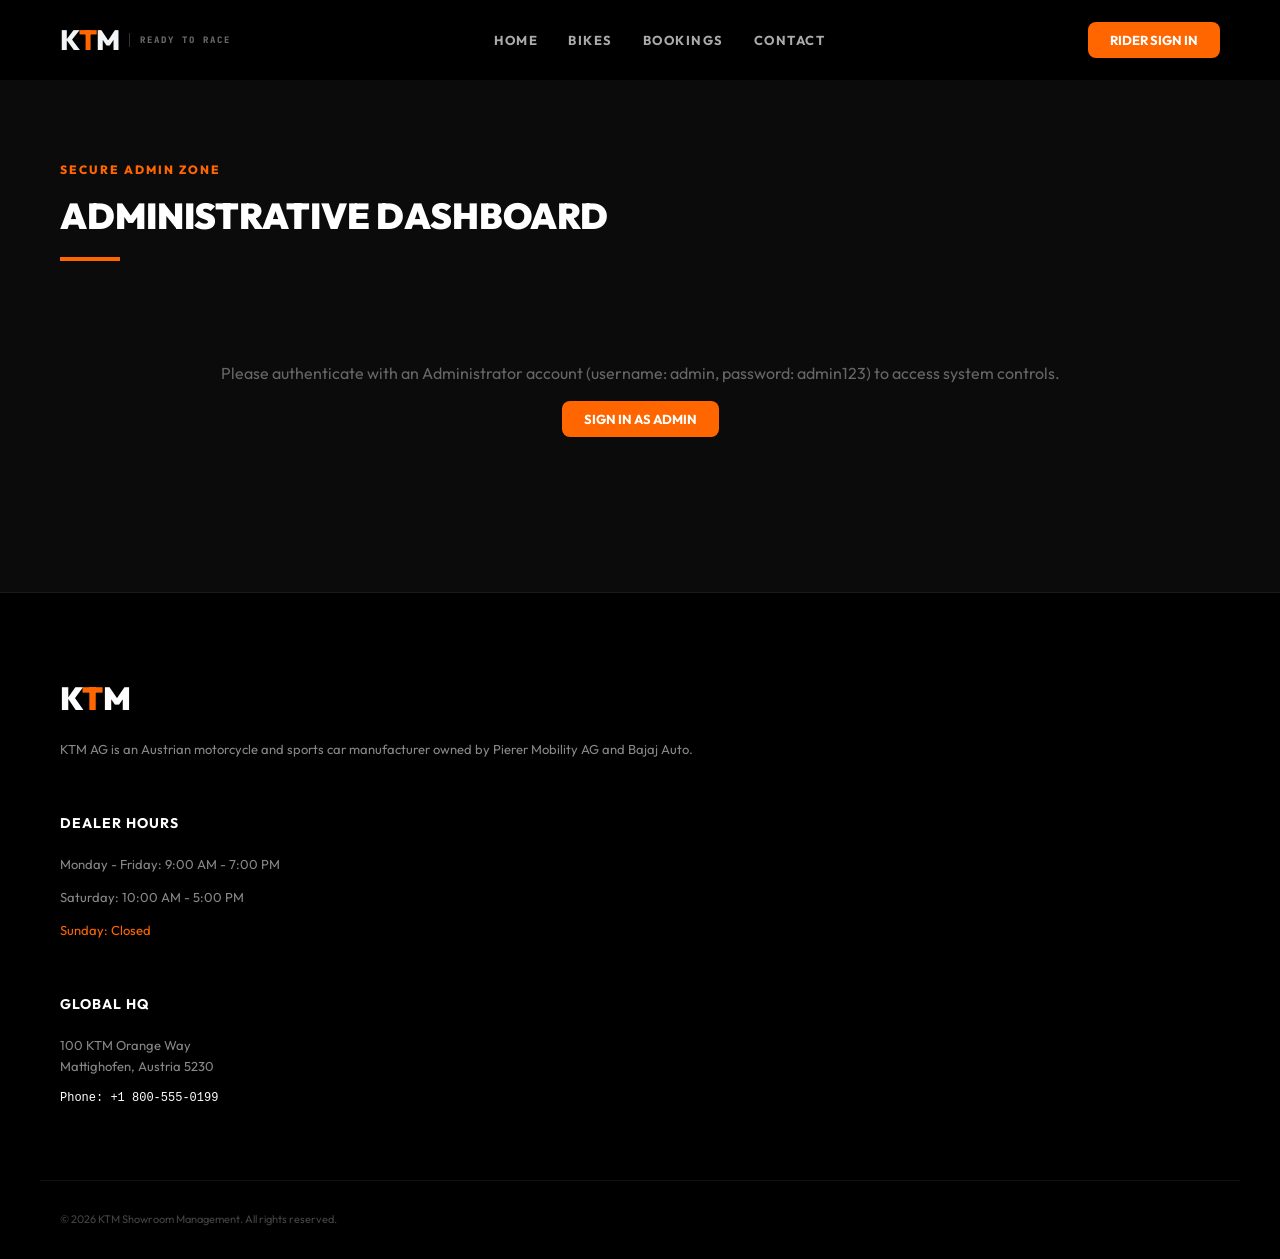
<file: export_project/frontend/admin.html>
<!DOCTYPE html>
<html lang="en">
<head>
    <meta charset="UTF-8">
    <meta name="viewport" content="width=device-width, initial-scale=1.0">
    <title>KTM Showroom - Admin Cockpit</title>
    <link rel="stylesheet" href="css/style.css">
    <script src="js/main.js"></script>
</head>
<body>

    <!-- Navigation -->
    <nav class="navbar">
        <div class="nav-container">
            <a href="index.html" class="logo">
                K<span class="text-orange">T</span>M
                <span class="logo-sub">Ready to Race</span>
            </a>
            <div class="nav-links">
                <a href="index.html" class="nav-link">Home</a>
                <a href="bikes.html" class="nav-link">Bikes</a>
                <a href="bookings.html" class="nav-link">Bookings</a>
                <a href="contact.html" class="nav-link">Contact</a>
            </div>
            <div id="nav-auth-container">
                <a href="user.html" class="nav-btn">Rider Sign In</a>
            </div>
        </div>
    </nav>

    <!-- Main Section -->
    <section class="bikes-section">
        <div class="section-header">
            <span class="section-badge" style="color: #FF6600;">SECURE ADMIN ZONE</span>
            <h2 class="section-title">ADMINISTRATIVE DASHBOARD</h2>
            <div class="title-line"></div>
        </div>

        <div id="admin-gate-fallback" style="display: block; text-align: center; padding: 60px 0;">
            <p style="color: #666; margin-bottom: 20px;">Please authenticate with an Administrator account (username: admin, password: admin123) to access system controls.</p>
            <a href="user.html" class="nav-btn">Sign In as Admin</a>
        </div>

        <div id="admin-cockpit" style="display: none;">
            <!-- Stat Cards -->
            <div style="display: grid; grid-template-columns: repeat(4, 1fr); gap: 20px; margin-bottom: 40px; text-align: left;">
                <div style="background-color: #121212; border: 1px solid #1c1c1c; padding: 25px; border-radius: 12px;">
                    <span style="font-size: 11px; font-family: monospace; color: #555;">ACTIVE SHOWROOM STOCK</span>
                    <h3 style="font-size: 32px; font-weight: 900; color:#fff; margin-top:5px;">6 MODELS</h3>
                </div>
                <div style="background-color: #121212; border: 1px solid #1c1c1c; padding: 25px; border-radius: 12px;">
                    <span style="font-size: 11px; font-family: monospace; color: #555;">RESERVATIONS PENDING</span>
                    <h3 style="font-size: 32px; font-weight: 900; color:#FF6600; margin-top:5px;">1 BOOKING</h3>
                </div>
                <div style="background-color: #121212; border: 1px solid #1c1c1c; padding: 25px; border-radius: 12px;">
                    <span style="font-size: 11px; font-family: monospace; color: #555;">REGISTERED RIDERS</span>
                    <h3 style="font-size: 32px; font-weight: 900; color:#fff; margin-top:5px;">2 USERS</h3>
                </div>
                <div style="background-color: #121212; border: 1px solid #1c1c1c; padding: 25px; border-radius: 12px;">
                    <span style="font-size: 11px; font-family: monospace; color: #555;">INQUIRIES RECEIVED</span>
                    <h3 style="font-size: 32px; font-weight: 900; color:#fff; margin-top:5px;">1 INQUIRY</h3>
                </div>
            </div>

            <!-- Management Sections -->
            <div style="display: grid; grid-template-columns: 1.2fr 1fr; gap: 40px; text-align: left;">
                
                <!-- Stock Listing & CRUD -->
                <div style="background-color: #0d0d0d; border: 1px solid #1a1a1a; padding: 30px; border-radius: 16px;">
                    <h3 style="font-size: 20px; font-weight: 800; color: white; margin-bottom: 20px; text-transform: uppercase;">Stock Inventory</h3>
                    
                    <div id="admin-inventory-list" style="display: flex; flex-direction: column; gap: 10px;">
                        <!-- Fetched from Spring Boot on load -->
                        <div style="color: #666; font-size:13px; font-family: monospace;">Fetching current showroom registry...</div>
                    </div>
                </div>

                <!-- Admin Action items -->
                <div style="display: flex; flex-direction: column; gap: 30px;">
                    
                    <!-- Add Bike Form -->
                    <div style="background-color: #0d0d0d; border: 1px solid #1a1a1a; padding: 30px; border-radius: 16px;">
                        <h3 style="font-size: 20px; font-weight: 800; color: white; margin-bottom: 20px; text-transform: uppercase;">Add KTM Model</h3>
                        
                        <form id="add-bike-form" onsubmit="handleAdminAddBike(event)">
                            <div class="form-group">
                                <label class="form-label">Model Name</label>
                                <input type="text" id="add-name" class="form-control" required placeholder="KTM 390 Adventure">
                            </div>
                            <div style="display: grid; grid-template-columns: 1fr 1fr; gap: 15px;">
                                <div class="form-group">
                                    <label class="form-label">Category</label>
                                    <select id="add-category" class="form-control">
                                        <option value="Naked">Naked</option>
                                        <option value="Supersport">Supersport</option>
                                        <option value="Adventure">Adventure</option>
                                        <option value="Motocross">Motocross</option>
                                    </select>
                                </div>
                                <div class="form-group">
                                    <label class="form-label">Price ($)</label>
                                    <input type="number" id="add-price" class="form-control" required placeholder="6500">
                                </div>
                            </div>
                            <div style="display: grid; grid-template-columns: 1fr 1fr; gap: 15px;">
                                <div class="form-group">
                                    <label class="form-label">Engine Size</label>
                                    <input type="text" id="add-engine" class="form-control" required placeholder="373 cc">
                                </div>
                                <div class="form-group">
                                    <label class="form-label">Power (HP)</label>
                                    <input type="text" id="add-power" class="form-control" required placeholder="44 HP">
                                </div>
                            </div>
                            <div class="form-group">
                                <label class="form-label">Image URL</label>
                                <input type="text" id="add-image" class="form-control" required value="https://images.unsplash.com/photo-1558981806-ec527fa84c39?auto=format&fit=crop&w=800&q=80">
                            </div>
                            <div class="form-group">
                                <label class="form-label">Description</label>
                                <textarea id="add-description" class="form-control" rows="3" required placeholder="Describe the model parameters..."></textarea>
                            </div>
                            <button type="submit" class="nav-btn" style="width: 100%; padding: 12px;">Add Model to Catalog</button>
                        </form>
                    </div>

                </div>

            </div>
        </div>

    </section>

    <!-- Footer -->
    <footer class="footer">
        <div class="footer-container">
            <div class="footer-col">
                <span style="font-size: 32px; font-weight: 900; color: white;">K<span class="text-orange">T</span>M</span>
                <p style="margin-top: 15px;">KTM AG is an Austrian motorcycle and sports car manufacturer owned by Pierer Mobility AG and Bajaj Auto.</p>
            </div>
            <div class="footer-col">
                <h4>Dealer Hours</h4>
                <ul style="list-style: none;">
                    <li>Monday - Friday: 9:00 AM - 7:00 PM</li>
                    <li>Saturday: 10:00 AM - 5:00 PM</li>
                    <li style="color: var(--ktm-orange);">Sunday: Closed</li>
                </ul>
            </div>
            <div class="footer-col">
                <h4>Global HQ</h4>
                <p>100 KTM Orange Way<br>Mattighofen, Austria 5230</p>
                <p style="font-family: monospace; color: white; font-size: 12px; margin-top: 10px;">Phone: +1 800-555-0199</p>
            </div>
        </div>
        <div class="footer-bottom">
            <p>© 2026 KTM Showroom Management. All rights reserved.</p>
        </div>
    </footer>

    <script>
        document.addEventListener("DOMContentLoaded", () => {
            const user = getSessionUser();
            const gate = document.getElementById("admin-gate-fallback");
            const cockpit = document.getElementById("admin-cockpit");

            if (user && user.role === "ADMIN") {
                gate.style.display = "none";
                cockpit.style.display = "block";
                loadAdminBikes();
            } else {
                gate.style.display = "block";
                cockpit.style.display = "none";
            }
        });

        async function loadAdminBikes() {
            const container = document.getElementById("admin-inventory-list");
            if (!container) return;

            try {
                const res = await fetch(`/api/bikes`);
                const bikes = await res.json();

                if (bikes.length > 0) {
                    container.innerHTML = bikes.map(b => `
                        <div style="background-color:#141414; border:1px solid #222; padding: 15px; border-radius: 8px; display:flex; justify-content:space-between; align-items:center;">
                            <div>
                                <h4 style="color:#fff; font-size:14px; text-transform:uppercase; font-weight:800;">${b.name}</h4>
                                <span style="font-size:11px; font-family:monospace; color:#FF6600;">${b.category} • $${Number(b.price).toLocaleString()}</span>
                            </div>
                            <button onclick="deleteBikeAdmin(${b.id})" style="background-color:#c00; color:white; font-size:11px; padding:6px 12px; border-radius:4px; font-weight:bold;">Delete</button>
                        </div>
                    `).join('');
                } else {
                    container.innerHTML = `<p style="color: #444;">No inventory entries stored.</p>`;
                }
            } catch (err) {
                container.innerHTML = `<p style="color: #444;">Failed to fetch from Spring Boot. Database offline.</p>`;
            }
        }

        async function handleAdminAddBike(e) {
            e.preventDefault();
            const payload = {
                name: document.getElementById("add-name").value,
                category: document.getElementById("add-category").value,
                price: parseFloat(document.getElementById("add-price").value),
                engineSize: document.getElementById("add-engine").value,
                power: document.getElementById("add-power").value,
                imageUrl: document.getElementById("add-image").value,
                description: document.getElementById("add-description").value,
                displacement: document.getElementById("add-engine").value,
                transmission: "6-speed",
                cooling: "Liquid cooled",
                fuelCapacity: "14 L",
                weight: "150 kg"
            };

            try {
                const res = await fetch(`/api/bikes`, {
                    method: "POST",
                    headers: { "Content-Type": "application/json" },
                    body: JSON.stringify(payload)
                });

                if (res.ok) {
                    alert("KTM Model added successfully!");
                    document.getElementById("add-bike-form").reset();
                    loadAdminBikes();
                } else {
                    alert("Failed to save to Spring Boot.");
                }
            } catch (err) {
                alert("Database offline.");
            }
        }

        async function deleteBikeAdmin(id) {
            if (!confirm("Confirm deleting model from catalog?")) return;

            try {
                const res = await fetch(`/api/bikes/${id}`, {
                    method: "DELETE"
                });

                if (res.ok) {
                    alert("Model deleted.");
                    loadAdminBikes();
                } else {
                    alert("Failed.");
                }
            } catch (err) {
                alert("Backend offline.");
            }
        }
    </script>
</body>
</html>
</file>
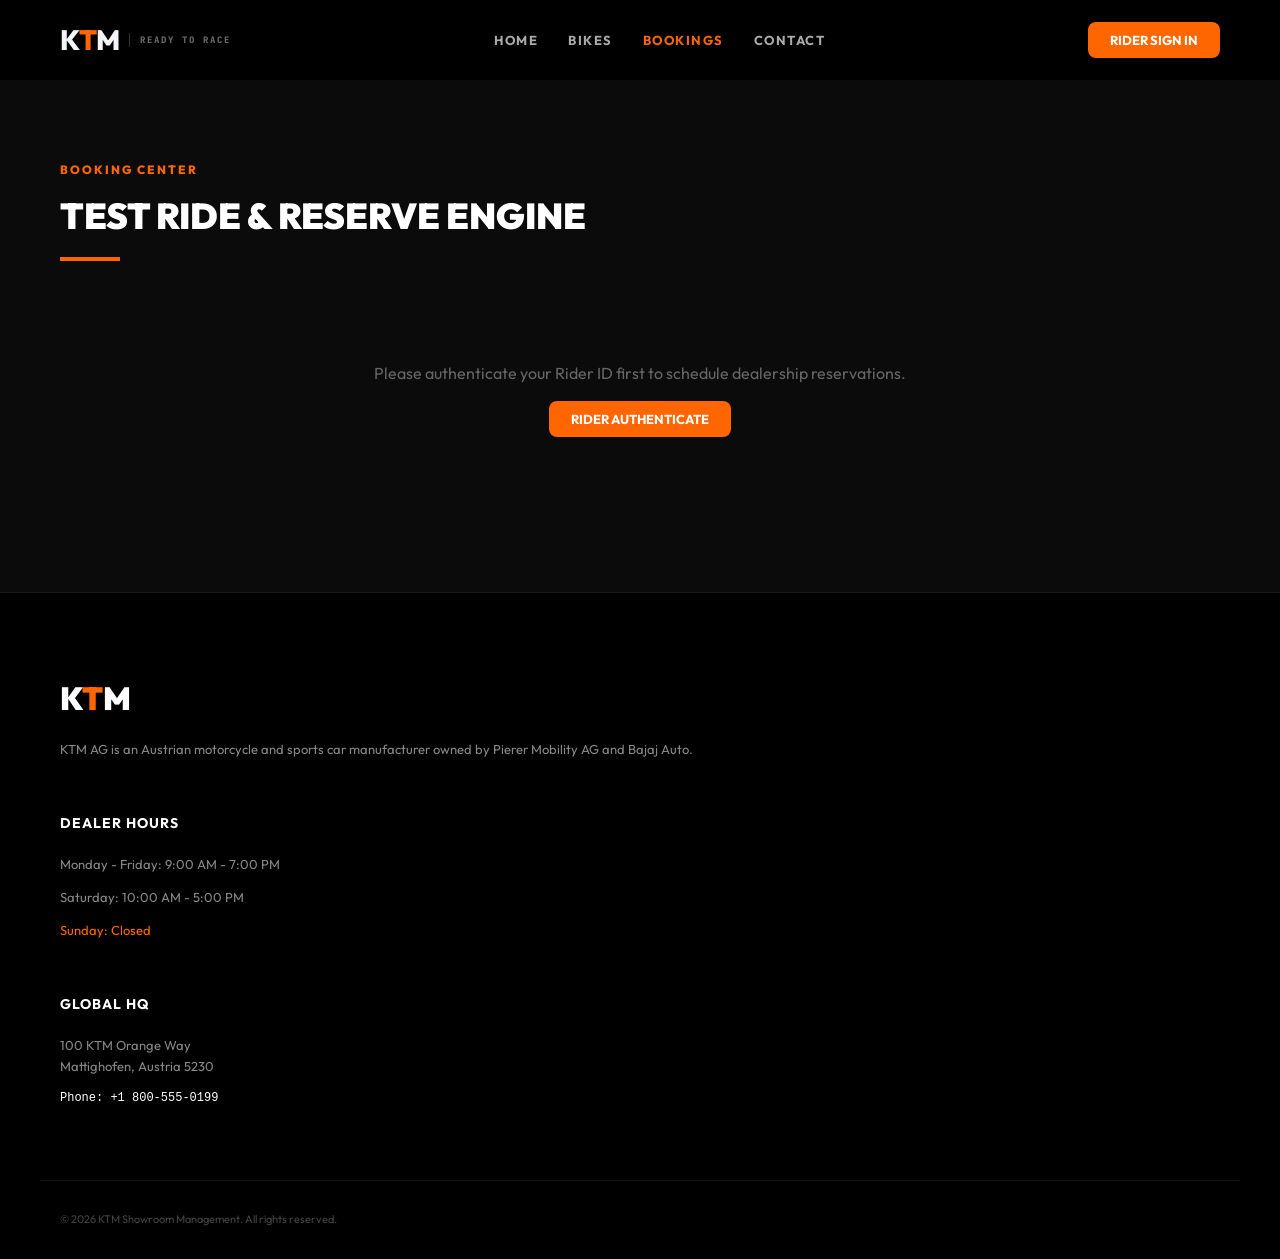
<file: export_project/frontend/bookings.html>
<!DOCTYPE html>
<html lang="en">
<head>
    <meta charset="UTF-8">
    <meta name="viewport" content="width=device-width, initial-scale=1.0">
    <title>KTM Showroom - Bookings</title>
    <link rel="stylesheet" href="css/style.css">
    <script src="js/main.js"></script>
</head>
<body>

    <!-- Navigation -->
    <nav class="navbar">
        <div class="nav-container">
            <a href="index.html" class="logo">
                K<span class="text-orange">T</span>M
                <span class="logo-sub">Ready to Race</span>
            </a>
            <div class="nav-links">
                <a href="index.html" class="nav-link">Home</a>
                <a href="bikes.html" class="nav-link">Bikes</a>
                <a href="bookings.html" class="nav-link active">Bookings</a>
                <a href="contact.html" class="nav-link">Contact</a>
            </div>
            <div id="nav-auth-container">
                <a href="user.html" class="nav-btn">Rider Sign In</a>
            </div>
        </div>
    </nav>

    <!-- Main Section -->
    <section class="bikes-section">
        <div class="section-header">
            <span class="section-badge">Booking Center</span>
            <h2 class="section-title">TEST RIDE & RESERVE ENGINE</h2>
            <div class="title-line"></div>
        </div>

        <!-- Auth Gate fallback -->
        <div id="bookings-auth-box" style="display: block; text-align: center; padding: 60px 0;">
            <p style="color: #666; margin-bottom: 20px;">Please authenticate your Rider ID first to schedule dealership reservations.</p>
            <a href="user.html" class="nav-btn">Rider Authenticate</a>
        </div>

        <!-- Dynamic Scheduling Form & Reservations Lists -->
        <div id="bookings-scheduler-box" style="display: none; display: grid; grid-template-columns: 1fr 1.2fr; gap: 40px; text-align: left;">
            
            <!-- Booking Form -->
            <div style="background-color: #0d0d0d; border: 1px solid #1a1a1a; padding: 40px; border-radius: 16px;">
                <h3 style="font-size: 22px; font-weight: 800; color: white; margin-bottom: 25px; text-transform: uppercase;">Schedule Dealership Slot</h3>
                <form id="rider-booking-form" onsubmit="handleBookingSubmit(event)">
                    
                    <div class="form-group">
                        <label class="form-label">Rider Full Name</label>
                        <input type="text" id="book-rider-name" class="form-control" readonly style="color: #555; background:#080808; cursor:not-allowed;">
                    </div>
                    
                    <div class="form-group">
                        <label class="form-label">Registered Email</label>
                        <input type="email" id="book-rider-email" class="form-control" readonly style="color: #555; background:#080808; cursor:not-allowed;">
                    </div>

                    <div style="display: grid; grid-template-columns: 1fr 1fr; gap: 20px;">
                        <div class="form-group">
                            <label class="form-label">KTM Model</label>
                            <select id="book-bike-id" class="form-control">
                                <!-- Populated dynamically from stock -->
                            </select>
                            <!-- Hidden helper to track selected name easily -->
                            <select id="book-bike-name" style="display:none;"></select>
                        </div>
                        <div class="form-group">
                            <label class="form-label">Modality Type</label>
                            <select id="book-type-select" class="form-control">
                                <option value="Test Ride">Complimentary Test Ride</option>
                                <option value="Purchase">Purchase Reservation</option>
                            </select>
                        </div>
                    </div>

                    <div class="form-group">
                        <label class="form-label">Date</label>
                        <input type="date" id="book-date-input" class="form-control" required>
                    </div>

                    <div class="form-group">
                        <label class="form-label">Notes (Optional)</label>
                        <textarea id="book-notes-input" class="form-control" rows="3" placeholder="Tell us about your riding experience or request specifications..."></textarea>
                    </div>

                    <button type="submit" class="nav-btn" style="width: 100%; padding: 15px;">Book Showroom Slot</button>
                </form>
            </div>

            <!-- Active Reservations list -->
            <div>
                <h3 style="font-size: 22px; font-weight: 800; color: white; margin-bottom: 25px; text-transform: uppercase;">My Active Rides</h3>
                <div id="active-reservations-container" style="display: flex; flex-direction: column; gap: 15px;">
                    <!-- Dynamically populated via loadRiderReservations() -->
                </div>
            </div>

        </div>
    </section>

    <!-- Footer -->
    <footer class="footer">
        <div class="footer-container">
            <div class="footer-col">
                <span style="font-size: 32px; font-weight: 900; color: white;">K<span class="text-orange">T</span>M</span>
                <p style="margin-top: 15px;">KTM AG is an Austrian motorcycle and sports car manufacturer owned by Pierer Mobility AG and Bajaj Auto.</p>
            </div>
            <div class="footer-col">
                <h4>Dealer Hours</h4>
                <ul style="list-style: none;">
                    <li>Monday - Friday: 9:00 AM - 7:00 PM</li>
                    <li>Saturday: 10:00 AM - 5:00 PM</li>
                    <li style="color: var(--ktm-orange);">Sunday: Closed</li>
                </ul>
            </div>
            <div class="footer-col">
                <h4>Global HQ</h4>
                <p>100 KTM Orange Way<br>Mattighofen, Austria 5230</p>
                <p style="font-family: monospace; color: white; font-size: 12px; margin-top: 10px;">Phone: +1 800-555-0199</p>
            </div>
        </div>
        <div class="footer-bottom">
            <p>© 2026 KTM Showroom Management. All rights reserved.</p>
        </div>
    </footer>

    <script>
        document.addEventListener("DOMContentLoaded", () => {
            initBookingsPage();
        });
    </script>
</body>
</html>
</file>
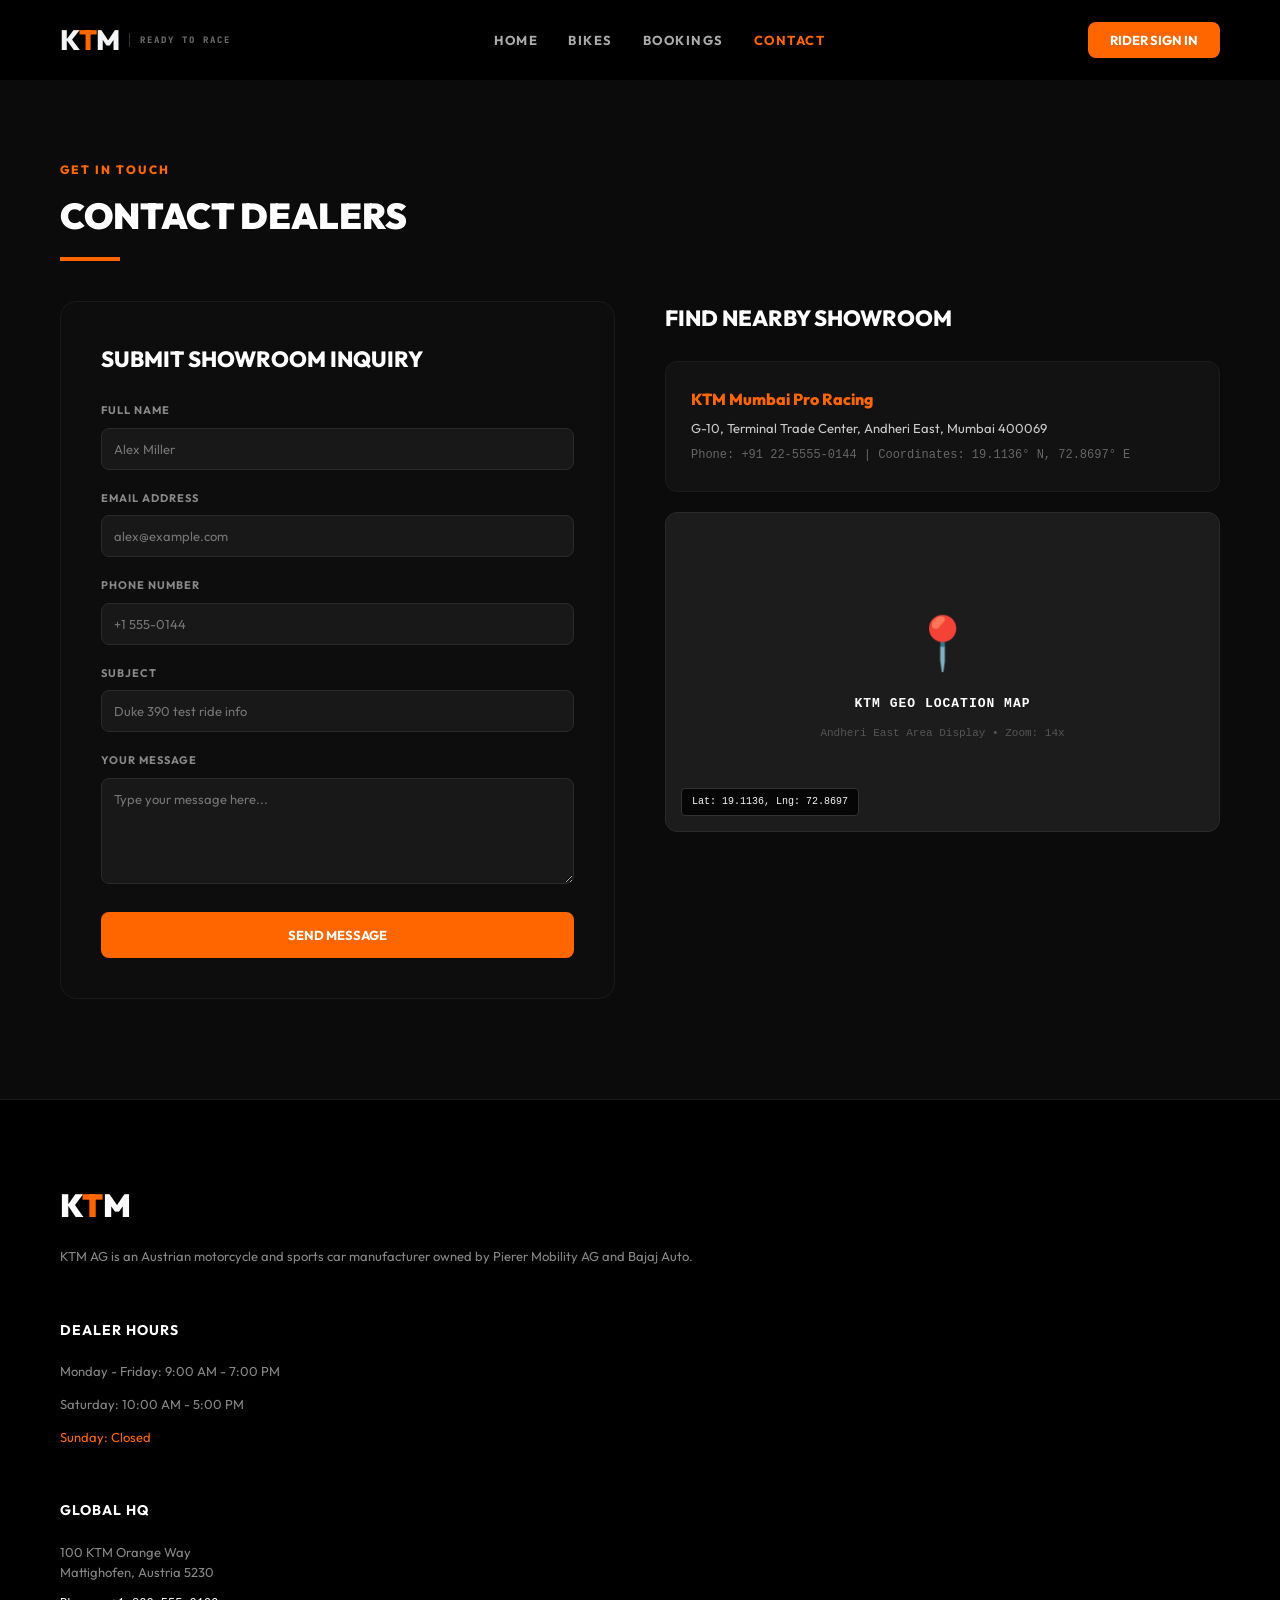
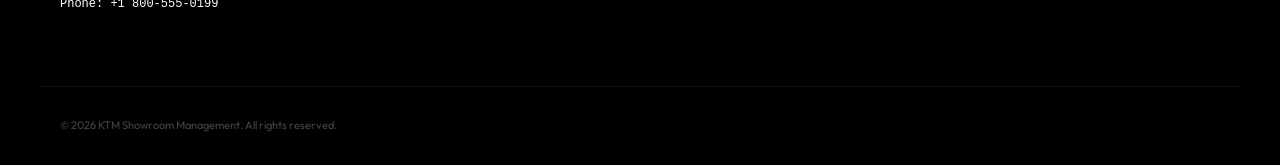
<file: export_project/frontend/contact.html>
<!DOCTYPE html>
<html lang="en">
<head>
    <meta charset="UTF-8">
    <meta name="viewport" content="width=device-width, initial-scale=1.0">
    <title>KTM Showroom - Contact Dealer</title>
    <link rel="stylesheet" href="css/style.css">
    <script src="js/main.js"></script>
</head>
<body>

    <!-- Navigation -->
    <nav class="navbar">
        <div class="nav-container">
            <a href="index.html" class="logo">
                K<span class="text-orange">T</span>M
                <span class="logo-sub">Ready to Race</span>
            </a>
            <div class="nav-links">
                <a href="index.html" class="nav-link">Home</a>
                <a href="bikes.html" class="nav-link">Bikes</a>
                <a href="bookings.html" class="nav-link">Bookings</a>
                <a href="contact.html" class="nav-link active">Contact</a>
            </div>
            <div id="nav-auth-container">
                <a href="user.html" class="nav-btn">Rider Sign In</a>
            </div>
        </div>
    </nav>

    <!-- Main Section -->
    <section class="bikes-section">
        <div class="section-header">
            <span class="section-badge">Get in Touch</span>
            <h2 class="section-title">CONTACT DEALERS</h2>
            <div class="title-line"></div>
        </div>

        <div style="display: grid; grid-template-columns: 1fr 1fr; gap: 50px; text-align: left;">
            
            <!-- Contact Form -->
            <div style="background-color: #0d0d0d; border: 1px solid #1a1a1a; padding: 40px; border-radius: 16px;">
                <h3 style="font-size: 22px; font-weight: 800; color: white; margin-bottom: 25px; text-transform: uppercase;">Submit Showroom Inquiry</h3>
                <form id="contact-feedback-form" onsubmit="handleContactSubmit(event)">
                    <div class="form-group">
                        <label class="form-label">Full Name</label>
                        <input type="text" id="con-name" class="form-control" required placeholder="Alex Miller">
                    </div>
                    <div class="form-group">
                        <label class="form-label">Email Address</label>
                        <input type="email" id="con-email" class="form-control" required placeholder="alex@example.com">
                    </div>
                    <div class="form-group">
                        <label class="form-label">Phone Number</label>
                        <input type="text" id="con-phone" class="form-control" placeholder="+1 555-0144">
                    </div>
                    <div class="form-group">
                        <label class="form-label">Subject</label>
                        <input type="text" id="con-subject" class="form-control" required placeholder="Duke 390 test ride info">
                    </div>
                    <div class="form-group">
                        <label class="form-label">Your Message</label>
                        <textarea id="con-msg" class="form-control" rows="5" required placeholder="Type your message here..."></textarea>
                    </div>
                    <button type="submit" class="nav-btn" style="width: 100%; padding: 15px;">Send Message</button>
                </form>
            </div>

            <!-- Dealers List and Map Mock -->
            <div>
                <h3 style="font-size: 22px; font-weight: 800; color: white; margin-bottom: 25px; text-transform: uppercase;">Find Nearby Showroom</h3>
                
                <div style="background-color: #121212; border: 1px solid #1c1c1c; padding: 25px; border-radius: 12px; margin-bottom: 20px;">
                    <h4 style="color:#FF6600; font-size:16px; font-weight:800; margin-bottom:5px;">KTM Mumbai Pro Racing</h4>
                    <p style="font-size:13px; color:#ccc;">G-10, Terminal Trade Center, Andheri East, Mumbai 400069</p>
                    <p style="font-size:12px; color:#666; margin-top:8px; font-family:monospace;">Phone: +91 22-5555-0144 | Coordinates: 19.1136° N, 72.8697° E</p>
                </div>

                <!-- Google Map High Contrast Mock -->
                <div style="background-color: #1c1c1c; height: 320px; border-radius: 12px; overflow: hidden; position: relative; border: 1px solid #2a2a2a; display: flex; align-items: center; justify-content: center; flex-direction: column;">
                    <div style="font-size: 52px; margin-bottom: 10px;">📍</div>
                    <h4 style="font-family: monospace; font-weight: 800; color: #fff; text-transform: uppercase; letter-spacing: 1px;">KTM GEO LOCATION MAP</h4>
                    <p style="font-size:11px; color:#555; font-family: monospace; margin-top: 10px;">Andheri East Area Display • Zoom: 14x</p>
                    <div style="position: absolute; bottom: 15px; left: 15px; background: rgba(0,0,0,0.8); border: 1px solid #333; padding: 5px 10px; border-radius: 4px; font-size: 10px; font-family: monospace;">
                        Lat: 19.1136, Lng: 72.8697
                    </div>
                </div>
            </div>

        </div>
    </section>

    <!-- Footer -->
    <footer class="footer">
        <div class="footer-container">
            <div class="footer-col">
                <span style="font-size: 32px; font-weight: 900; color: white;">K<span class="text-orange">T</span>M</span>
                <p style="margin-top: 15px;">KTM AG is an Austrian motorcycle and sports car manufacturer owned by Pierer Mobility AG and Bajaj Auto.</p>
            </div>
            <div class="footer-col">
                <h4>Dealer Hours</h4>
                <ul style="list-style: none;">
                    <li>Monday - Friday: 9:00 AM - 7:00 PM</li>
                    <li>Saturday: 10:00 AM - 5:00 PM</li>
                    <li style="color: var(--ktm-orange);">Sunday: Closed</li>
                </ul>
            </div>
            <div class="footer-col">
                <h4>Global HQ</h4>
                <p>100 KTM Orange Way<br>Mattighofen, Austria 5230</p>
                <p style="font-family: monospace; color: white; font-size: 12px; margin-top: 10px;">Phone: +1 800-555-0199</p>
            </div>
        </div>
        <div class="footer-bottom">
            <p>© 2026 KTM Showroom Management. All rights reserved.</p>
        </div>
    </footer>
</body>
</html>
</file>
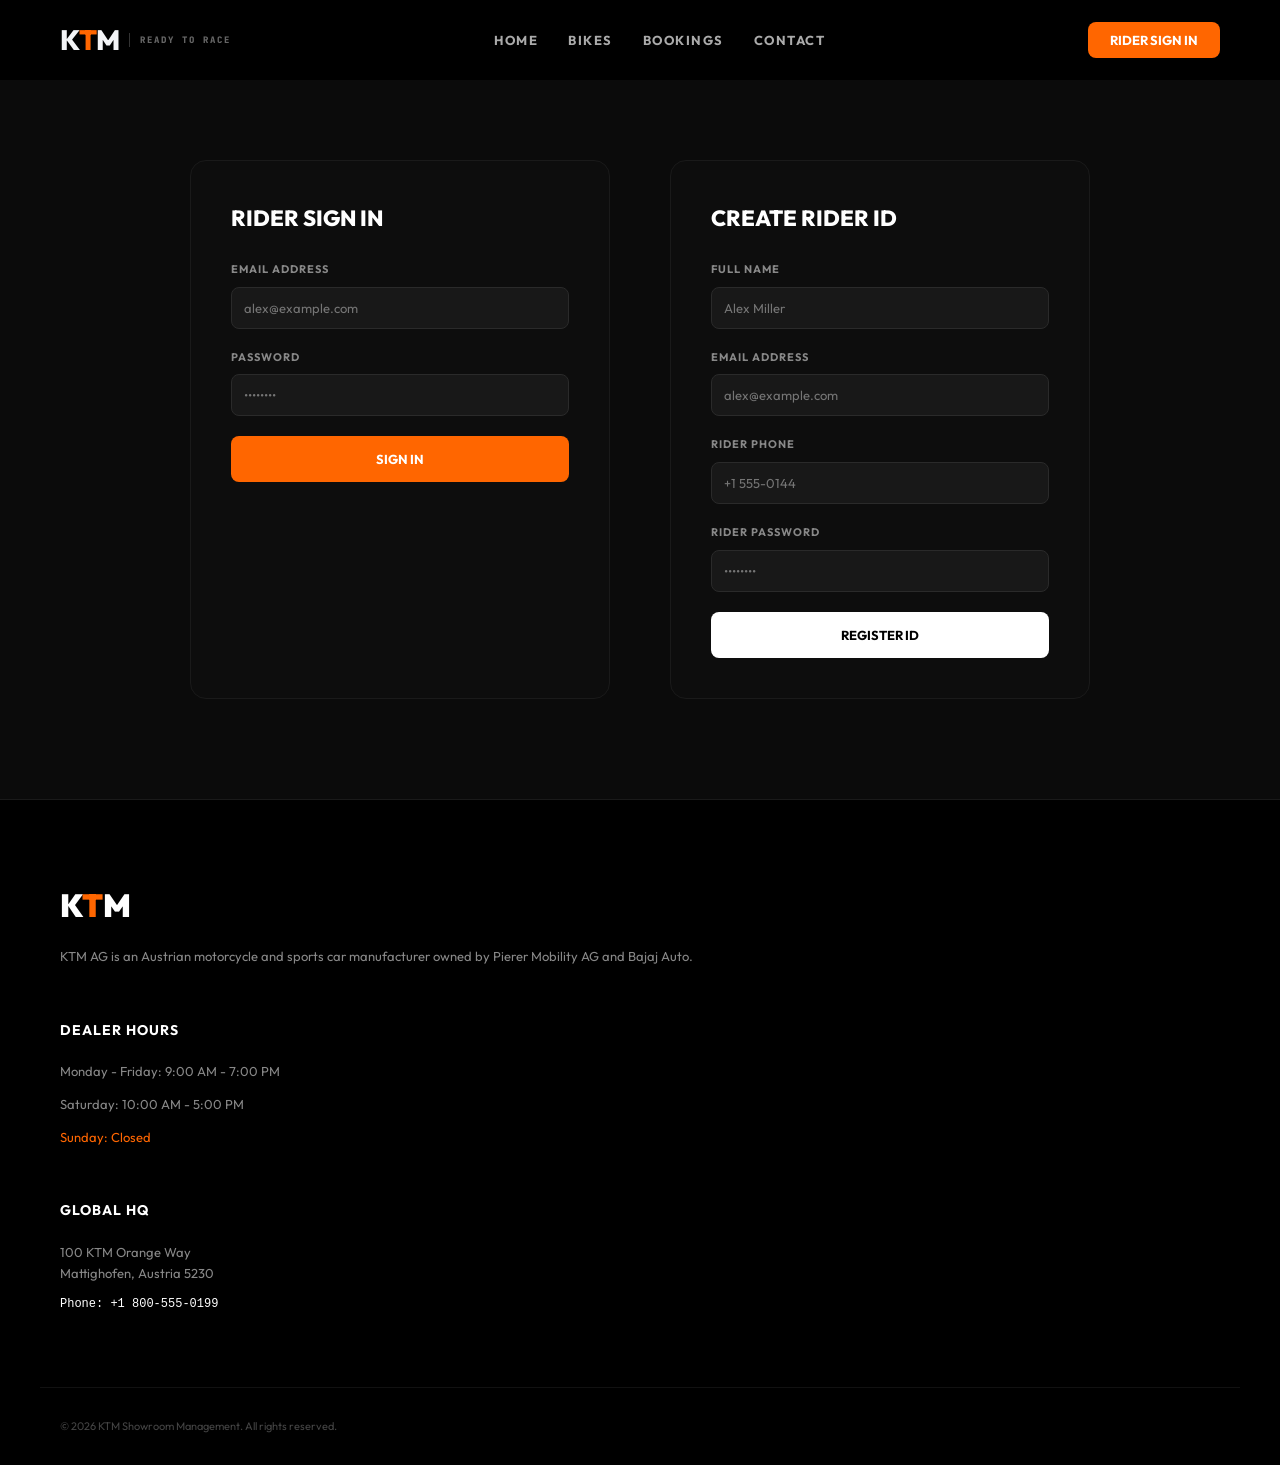
<file: export_project/frontend/user.html>
<!DOCTYPE html>
<html lang="en">
<head>
    <meta charset="UTF-8">
    <meta name="viewport" content="width=device-width, initial-scale=1.0">
    <title>KTM Showroom - Rider Profile</title>
    <link rel="stylesheet" href="css/style.css">
    <script src="js/main.js"></script>
</head>
<body>

    <!-- Navigation -->
    <nav class="navbar">
        <div class="nav-container">
            <a href="index.html" class="logo">
                K<span class="text-orange">T</span>M
                <span class="logo-sub">Ready to Race</span>
            </a>
            <div class="nav-links">
                <a href="index.html" class="nav-link">Home</a>
                <a href="bikes.html" class="nav-link">Bikes</a>
                <a href="bookings.html" class="nav-link">Bookings</a>
                <a href="contact.html" class="nav-link">Contact</a>
            </div>
            <div id="nav-auth-container">
                <a href="user.html" class="nav-btn">Rider Sign In</a>
            </div>
        </div>
    </nav>

    <!-- Main Section -->
    <section class="bikes-section">
        
        <!-- Auth Gate: Not Logged In Screen -->
        <div id="auth-forms-container" style="display: none; max-width: 900px; margin: 0 auto; display: grid; grid-template-columns: 1fr 1fr; gap: 60px;">
            
            <!-- Login -->
            <div style="background-color: #0d0d0d; border: 1px solid #1a1a1a; padding: 40px; border-radius: 16px;">
                <h3 style="font-size: 22px; font-weight: 800; color: white; margin-bottom: 25px; text-transform: uppercase;">RIDER SIGN IN</h3>
                <form onsubmit="handleUserAuth(event, true)">
                    <div class="form-group">
                        <label class="form-label">Email Address</label>
                        <input type="email" id="login-email" class="form-control" required placeholder="alex@example.com">
                    </div>
                    <div class="form-group">
                        <label class="form-label">Password</label>
                        <input type="password" id="login-pass" class="form-control" required placeholder="••••••••">
                    </div>
                    <button type="submit" class="nav-btn" style="width: 100%; padding: 15px;">SIGN IN</button>
                </form>
            </div>

            <!-- Register -->
            <div style="background-color: #0d0d0d; border: 1px solid #1a1a1a; padding: 40px; border-radius: 16px;">
                <h3 style="font-size: 22px; font-weight: 800; color: white; margin-bottom: 25px; text-transform: uppercase;">CREATE RIDER ID</h3>
                <form onsubmit="handleUserAuth(event, false)">
                    <div class="form-group">
                        <label class="form-label">Full Name</label>
                        <input type="text" id="reg-name" class="form-control" required placeholder="Alex Miller">
                    </div>
                    <div class="form-group">
                        <label class="form-label">Email Address</label>
                        <input type="email" id="reg-email" class="form-control" required placeholder="alex@example.com">
                    </div>
                    <div class="form-group">
                        <label class="form-label">Rider Phone</label>
                        <input type="text" id="reg-phone" class="form-control" required placeholder="+1 555-0144">
                    </div>
                    <div class="form-group">
                        <label class="form-label">Rider Password</label>
                        <input type="password" id="reg-pass" class="form-control" required placeholder="••••••••">
                    </div>
                    <button type="submit" class="nav-btn" style="width: 100%; padding: 15px; background-color: #fff; color: #000;">REGISTER ID</button>
                </form>
            </div>

        </div>

        <!-- Rider Profile: Logged In Screen -->
        <div id="profile-details-container" style="display: none; max-width: 800px; margin: 0 auto; text-align: left;">
            <div style="background-color: #0d0d0d; border: 1px solid #1c1c1c; padding: 40px; border-radius: 20px;">
                <div style="display: flex; justify-content: space-between; align-items: flex-start; margin-bottom: 30px;">
                    <div>
                        <span style="color: #FF6600; font-family: monospace; font-size: 11px; font-weight: 700; letter-spacing: 1px;">KTM LICENSED RIDER</span>
                        <h2 style="font-size: 32px; font-weight: 900; text-transform: uppercase; color: white;" id="prof-rider-name">MARCUS RIDER</h2>
                    </div>
                    <button onclick="handleLogout()" class="nav-btn" style="background-color: #222;">Sign Out</button>
                </div>

                <div style="display: grid; grid-template-columns: 1fr 1fr; gap: 30px; margin-top: 35px; border-top: 1px solid #1a1a1a; padding-top: 30px;">
                    <div>
                        <h4 style="color:#666; font-size: 11px; text-transform: uppercase; font-family: monospace;">Email Address</h4>
                        <p style="color: white; font-size: 15px; font-weight: 600;" id="prof-rider-email"></p>
                    </div>
                    <div>
                        <h4 style="color:#666; font-size: 11px; text-transform: uppercase; font-family: monospace;">Rider Phone</h4>
                        <p style="color: white; font-size: 15px; font-weight: 600;" id="prof-rider-phone"></p>
                    </div>
                </div>

                <div style="margin-top: 40px; display: flex; gap: 15px;">
                    <a href="bookings.html" class="nav-btn" style="flex: 1; text-align: center;">Go to bookings</a>
                    <a href="bikes.html" class="nav-btn" style="flex: 1; text-align: center; background-color: #222; border: 1px solid #333;">Go to Showroom</a>
                </div>
            </div>
        </div>

    </section>

    <!-- Footer -->
    <footer class="footer">
        <div class="footer-container">
            <div class="footer-col">
                <span style="font-size: 32px; font-weight: 900; color: white;">K<span class="text-orange">T</span>M</span>
                <p style="margin-top: 15px;">KTM AG is an Austrian motorcycle and sports car manufacturer owned by Pierer Mobility AG and Bajaj Auto.</p>
            </div>
            <div class="footer-col">
                <h4>Dealer Hours</h4>
                <ul style="list-style: none;">
                    <li>Monday - Friday: 9:00 AM - 7:00 PM</li>
                    <li>Saturday: 10:00 AM - 5:00 PM</li>
                    <li style="color: var(--ktm-orange);">Sunday: Closed</li>
                </ul>
            </div>
            <div class="footer-col">
                <h4>Global HQ</h4>
                <p>100 KTM Orange Way<br>Mattighofen, Austria 5230</p>
                <p style="font-family: monospace; color: white; font-size: 12px; margin-top: 10px;">Phone: +1 800-555-0199</p>
            </div>
        </div>
        <div class="footer-bottom">
            <p>© 2026 KTM Showroom Management. All rights reserved.</p>
        </div>
    </footer>

    <script>
        document.addEventListener("DOMContentLoaded", () => {
            const user = getSessionUser();
            const formBox = document.getElementById("auth-forms-container");
            const profBox = document.getElementById("profile-details-container");

            if (user) {
                formBox.style.display = "none";
                profBox.style.display = "block";
                document.getElementById("prof-rider-name").innerText = user.name;
                document.getElementById("prof-rider-email").innerText = user.email;
                document.getElementById("prof-rider-phone").innerText = user.phone || "N/A";
            } else {
                formBox.style.display = "grid";
                profBox.style.display = "none";
            }
        });
    </script>
</body>
</html>
</file>
<file: export_project/frontend/css/style.css>
/* KTM Showroom Export CSS styles */
@import url('https://fonts.googleapis.com/css2?family=Outfit:wght@300;400;500;600;700;800&family=JetBrains+Mono:wght@400;500;700&display=swap');

:root {
    --ktm-orange: #FF6600;
    --ktm-black: #111111;
    --ktm-dark-grey: #1E1E1E;
    --ktm-light-grey: #F3F4F6;
    --font-sans: 'Outfit', sans-serif;
    --font-mono: 'JetBrains Mono', monospace;
}

* {
    box-sizing: border-box;
    margin: 0;
    padding: 0;
}

body {
    background-color: #0b0b0b;
    color: var(--ktm-light-grey);
    font-family: var(--font-sans);
    line-height: 1.6;
    overflow-x: hidden;
}

/* Common UI Elements */
a {
    color: inherit;
    text-decoration: none;
}

button {
    font-family: inherit;
    cursor: pointer;
    border: none;
    outline: none;
}

.text-orange {
    color: var(--ktm-orange);
}

.bg-orange {
    background-color: var(--ktm-orange);
}

/* Navigation */
.navbar {
    background-color: rgba(0, 0, 0, 0.95);
    border-b: 1px solid #1c1c1c;
    position: sticky;
    top: 0;
    z-index: 100;
    height: 80px;
    display: flex;
    align-items: center;
}

.nav-container {
    max-width: 1200px;
    width: 100%;
    margin: 0 auto;
    padding: 0 20px;
    display: flex;
    justify-content: space-between;
    align-items: center;
}

.logo {
    display: flex;
    align-items: center;
    font-weight: 800;
    font-size: 28px;
    letter-spacing: -1px;
}

.logo-sub {
    font-size: 9px;
    letter-spacing: 2px;
    text-transform: uppercase;
    font-family: var(--font-mono);
    color: #666;
    padding-left: 10px;
    margin-left: 10px;
    border-left: 1px solid #333;
}

.nav-links {
    display: flex;
    gap: 30px;
}

.nav-link {
    font-size: 13px;
    font-weight: 700;
    letter-spacing: 1.5px;
    text-transform: uppercase;
    color: #aaa;
    transition: color 0.3s;
}

.nav-link:hover, .nav-link.active {
    color: var(--ktm-orange);
}

.nav-btn {
    padding: 10px 22px;
    background-color: var(--ktm-orange);
    color: white;
    border-radius: 8px;
    font-weight: 700;
    text-transform: uppercase;
    font-size: 13px;
    transition: background-color 0.3s;
}

.nav-btn:hover {
    background-color: #e05a00;
}

/* Footer Styles */
.footer {
    background-color: #000;
    border-top: 1px solid #1a1a1a;
    padding: 80px 0 30px;
    margin-top: 100px;
}

.footer-container {
    max-width: 1200px;
    margin: 0 auto;
    padding: 0 20px;
    display: grid;
    grid-template-cols: repeat(auto-fit, minmax(250px, 1fr));
    gap: 40px;
    text-align: left;
}

.footer-col h4 {
    font-size: 14px;
    text-transform: uppercase;
    margin-bottom: 20px;
    letter-spacing: 1px;
    color: white;
}

.footer-col p, .footer-col li {
    font-size: 13px;
    color: #888;
    margin-bottom: 12px;
}

.footer-col font-mono {
    font-family: var(--font-mono);
}

.footer-bottom {
    max-width: 1200px;
    margin: 60px auto 0;
    padding: 30px 20px 0;
    border-top: 1px solid #111;
    display: flex;
    justify-content: space-between;
    align-items: center;
    font-size: 11px;
    color: #444;
}

/* Hero Slider */
.hero-slider {
    position: relative;
    height: 70vh;
    background-color: #000;
    overflow: hidden;
}

.slide {
    position: absolute;
    inset: 0;
    background-size: cover;
    background-position: center;
    opacity: 0;
    transition: opacity 1s ease-in-out;
    display: flex;
    align-items: center;
}

.slide.active {
    opacity: 1;
}

.slide-overlay {
    position: absolute;
    inset: 0;
    background: linear-gradient(to right, rgba(0,0,0,0.9), rgba(0,0,0,0.4), transparent);
}

.slide-content {
    max-width: 1200px;
    width: 100%;
    margin: 0 auto;
    padding: 0 20px;
    position: relative;
    z-index: 10;
    text-align: left;
}

.slide-badge {
    background-color: var(--ktm-orange);
    color: white;
    padding: 4px 10px;
    font-size: 10px;
    text-transform: uppercase;
    font-weight: 800;
    letter-spacing: 2px;
    display: inline-block;
    margin-bottom: 20px;
}

.slide-title {
    font-size: 52px;
    font-weight: 900;
    color: white;
    line-height: 1.1;
    margin-bottom: 10px;
    text-transform: uppercase;
}

.slide-subtitle {
    font-size: 32px;
    color: var(--ktm-orange);
    font-weight: 800;
    margin-bottom: 20px;
    text-transform: uppercase;
}

.slide-text {
    max-width: 600px;
    color: #ccc;
    font-size: 16px;
    margin-bottom: 30px;
}

/* Bike Grid */
.bikes-section {
    max-width: 1200px;
    margin: 80px auto;
    padding: 0 20px;
}

.section-header {
    text-align: left;
    margin-bottom: 40px;
}

.section-badge {
    color: var(--ktm-orange);
    font-size: 12px;
    font-weight: 800;
    text-transform: uppercase;
    letter-spacing: 2px;
    display: block;
    margin-bottom: 8px;
}

.section-title {
    font-size: 36px;
    font-weight: 900;
    text-transform: uppercase;
    color: white;
}

.title-line {
    width: 60px;
    height: 4px;
    background-color: var(--ktm-orange);
    margin-top: 12px;
}

.bikes-grid {
    display: grid;
    grid-template-columns: repeat(auto-fill, minmax(340px, 1fr));
    gap: 30px;
}

.bike-card {
    background-color: #121212;
    border: 1px solid #1f1f1f;
    border-radius: 16px;
    overflow: hidden;
    transition: all 0.3s;
    display: flex;
    flex-direction: column;
}

.bike-card:hover {
    border-color: rgba(255,102,0,0.3);
    transform: translateY(-5px);
}

.bike-img-container {
    position: relative;
    height: 220px;
    background-color: #222;
}

.bike-img {
    width: 100%;
    height: 100%;
    object-fit: cover;
}

.bike-category-badge {
    position: absolute;
    top: 15px;
    left: 15px;
    background-color: var(--ktm-orange);
    color: white;
    font-size: 10px;
    font-weight: 800;
    padding: 4px 8px;
    text-transform: uppercase;
    border-radius: 4px;
}

.bike-price-badge {
    position: absolute;
    bottom: 15px;
    right: 15px;
    background-color: rgba(0,0,0,0.85);
    color: white;
    font-weight: 700;
    padding: 4px 10px;
    border-radius: 6px;
    font-size: 14px;
    border: 1px solid #333;
}

.bike-details {
    padding: 24px;
    flex-grow: 1;
    display: flex;
    flex-direction: column;
    justify-content: space-between;
}

.bike-details-title {
    font-size: 20px;
    font-weight: 800;
    color: white;
    margin-bottom: 8px;
    text-transform: uppercase;
}

.bike-desc {
    font-size: 13px;
    color: #888;
    margin-bottom: 16px;
    display: -webkit-box;
    -webkit-line-clamp: 2;
    -webkit-box-orient: vertical;
    overflow: hidden;
}

.bike-specs-preview {
    display: grid;
    grid-template-columns: 1fr 1fr;
    gap: 10px;
    font-size: 11px;
    font-family: var(--font-mono);
    color: #666;
    margin-bottom: 20px;
}

.bike-specs-preview span {
    color: #ccc;
    font-weight: 600;
}

.bike-btn {
    width: 100%;
    padding: 12px;
    background-color: #1a1a1a;
    border: 1px solid #2a2a2a;
    color: white;
    font-weight: 700;
    font-size: 12px;
    text-transform: uppercase;
    border-radius: 8px;
    transition: all 0.3s;
}

.bike-btn:hover {
    background-color: var(--ktm-orange);
    border-color: var(--ktm-orange);
}

/* Forms */
.form-group {
    margin-bottom: 20px;
    text-align: left;
}

.form-label {
    display: block;
    font-size: 11px;
    font-weight: 700;
    text-transform: uppercase;
    letter-spacing: 1px;
    color: #888;
    margin-bottom: 8px;
}

.form-control {
    width: 100%;
    padding: 12px;
    background-color: #181818;
    border: 1px solid #2a2a2a;
    color: white;
    border-radius: 8px;
    font-size: 13px;
    font-family: inherit;
    transition: border-color 0.3s;
}

.form-control:focus {
    outline: none;
    border-color: var(--ktm-orange);
}

/* Modals */
.modal-overlay {
    position: fixed;
    inset: 0;
    background-color: rgba(0,0,0,0.85);
    z-index: 1000;
    display: flex;
    align-items: center;
    justify-content: center;
    padding: 20px;
}

.modal-card {
    background-color: #0d0d0d;
    border: 1px solid #222;
    border-radius: 16px;
    max-width: 500px;
    width: 100%;
    overflow: hidden;
}

.modal-header {
    padding: 24px 30px;
    border-bottom: 1px solid #1a1a1a;
    display: flex;
    justify-content: space-between;
    align-items: center;
}

.modal-title {
    font-size: 20px;
    font-weight: 800;
    text-transform: uppercase;
    color: white;
}

.modal-close {
    background: transparent;
    color: #666;
    font-size: 18px;
}

.modal-close:hover {
    color: white;
}

.modal-body {
    padding: 30px;
}
</file>
